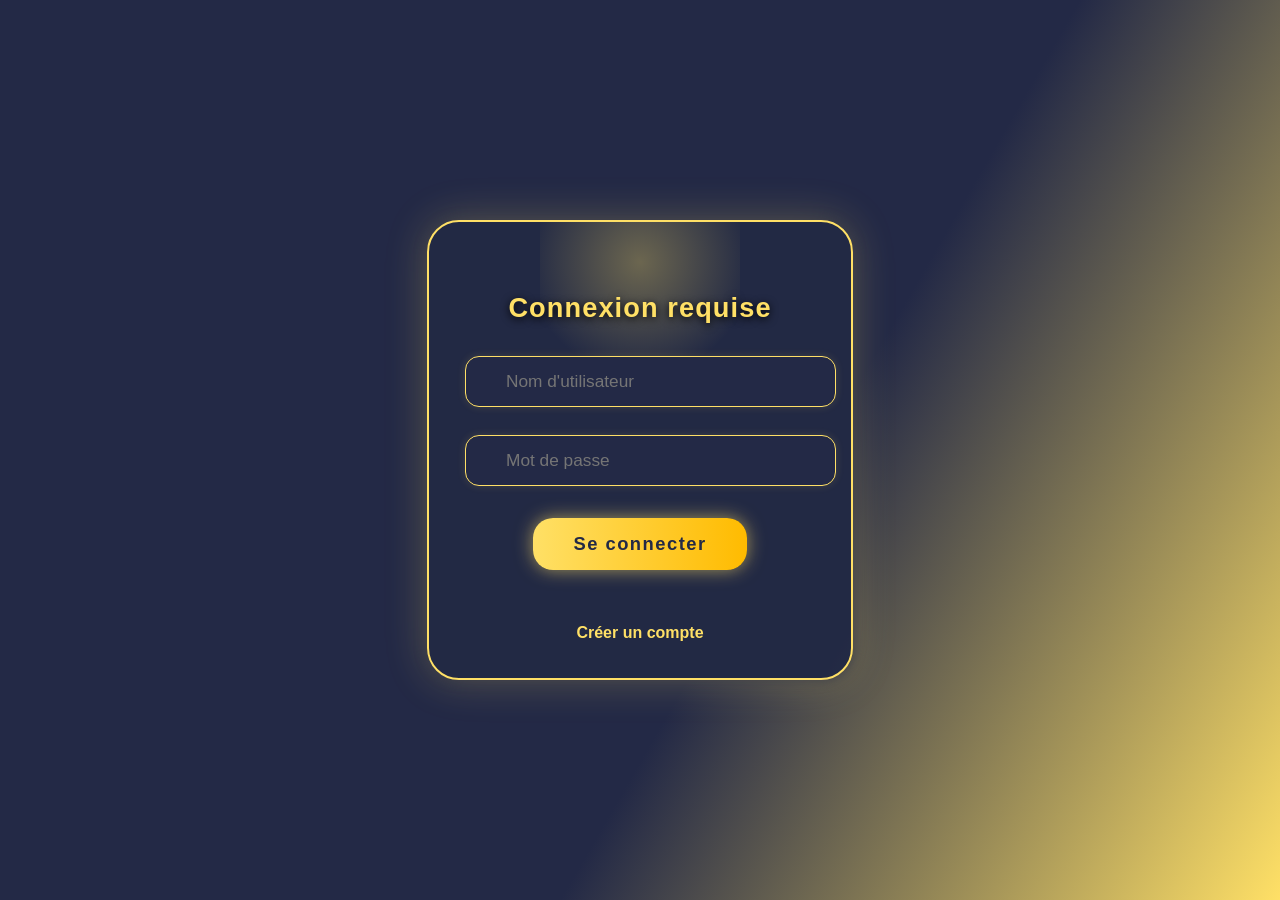
<file: index.html>
<!DOCTYPE html>
<html lang="fr">
<head>
    <meta charset="UTF-8">
    <meta name="viewport" content="width=device-width, initial-scale=1.0">
    <title>Connexion requise</title>
    <link rel="stylesheet" href="index.css">
</head>
<body class="hide">
<div class="login-box" id="loginBox">
    <h2>Connexion requise</h2>
    <input type="text" id="loginUser" placeholder="Nom d'utilisateur" autocomplete="username">
    <div class="password-container">
        <input type="password" id="loginPass" placeholder="Mot de passe" autocomplete="current-password">
        <span class="toggle-password" onclick="toggleLoginPasswordVisibility()">&#x1F441;</span>
    </div>
    <button id="loginBtn">Se connecter</button>
    <div class="login-error" id="loginError"></div>
    <a href="#" id="showRegister">Créer un compte</a>
</div>

<div class="register-box" id="registerBox" style="display:none;">
    <h2>Créer un compte</h2>
    <input type="text" id="registerUser" placeholder="Nom d'utilisateur" autocomplete="new-username">
    <div class="password-container">
        <input type="password" id="registerPass" placeholder="Mot de passe" autocomplete="new-password">
        <span class="toggle-password" onclick="toggleRegisterPasswordVisibility()">&#x1F441;</span>
    </div>
    <div class="password-container">
        <input type="password" id="registerPassConfirm" placeholder="Confirmer le mot de passe" autocomplete="new-password">
        <span class="toggle-password" onclick="toggleRegisterConfirmPasswordVisibility()">&#x1F441;</span>
    </div>
    <div class="password-rules">
        Le mot de passe doit contenir <b>au moins 8 caractères</b>, <b>une majuscule</b>, <b>une minuscule</b> et <b>un chiffre</b>.
    </div>
    <button id="registerBtn">S'inscrire</button>
    <div class="register-error" id="registerError"></div>
    <div class="register-success" id="registerSuccess"></div>
    <a href="#" id="showLogin">Se connecter</a>
</div>
<script>
    const USER = "LEGOAT";
    const PASS = "TOTOLEGOAT";

    function toggleLoginPasswordVisibility() {
        var passwordInput = document.getElementById("loginPass");
        passwordInput.type = passwordInput.type === "password" ? "text" : "password";
    }
    function toggleRegisterPasswordVisibility() {
        var passwordInput = document.getElementById("registerPass");
        passwordInput.type = passwordInput.type === "password" ? "text" : "password";
    }
    function toggleRegisterConfirmPasswordVisibility() {
        var passwordInput = document.getElementById("registerPassConfirm");
        passwordInput.type = passwordInput.type === "password" ? "text" : "password";
    }

    window.onload = function() {
        // Si déjà connecté, va direct à l'accueil
        if(sessionStorage.getItem('isConnected') === 'yes') {
            window.location.href = "Page1.html";
            return;
        }
        document.body.classList.remove('hide');

        // Connexion
        document.getElementById('loginBtn').onclick = function() {
            const user = document.getElementById('loginUser').value.trim();
            const pass = document.getElementById('loginPass').value;
            const error = document.getElementById('loginError');
            error.textContent = "";

            if (
                (user === USER && pass === PASS) ||
                (user === localStorage.getItem('user') && pass === localStorage.getItem('pass'))
            ) {
                sessionStorage.setItem('isConnected', 'yes');
                window.location.href = "Page1.html";
            } else {
                error.textContent = "Identifiant ou mot de passe incorrect !";
            }
        };

        document.getElementById('loginPass').addEventListener('keydown', function(e){
            if(e.key === "Enter") document.getElementById('loginBtn').click();
        });
        document.getElementById('loginUser').addEventListener('keydown', function(e){
            if(e.key === "Enter") document.getElementById('loginBtn').click();
        });

        // Affichage inscription
        document.getElementById('showRegister').addEventListener('click', function(e) {
            e.preventDefault();
            document.getElementById('loginBox').style.display = 'none';
            document.getElementById('registerBox').style.display = '';
            document.getElementById('registerError').textContent = "";
            document.getElementById('registerSuccess').textContent = "";
        });

        document.getElementById('showLogin').addEventListener('click', function(e) {
            e.preventDefault();
            document.getElementById('loginBox').style.display = '';
            document.getElementById('registerBox').style.display = 'none';
            document.getElementById('registerError').textContent = "";
            document.getElementById('registerSuccess').textContent = "";
        });

        // Inscription (stockage local)
        document.getElementById('registerBtn').onclick = function() {
            const user = document.getElementById('registerUser').value.trim();
            const pass = document.getElementById('registerPass').value;
            const passConfirm = document.getElementById('registerPassConfirm').value;
            const error = document.getElementById('registerError');
            const success = document.getElementById('registerSuccess');
            error.textContent = "";
            success.textContent = "";

            // Règles : au moins 8 caractères, 1 majuscule, 1 minuscule, 1 chiffre
            const regex = /^(?=.*[a-z])(?=.*[A-Z])(?=.*\d).{8,}$/;

            if (pass !== passConfirm) {
                error.textContent = "Les mots de passe ne correspondent pas !";
                return;
            }

            if (user === "" || pass === "") {
                error.textContent = "Veuillez remplir tous les champs !";
                return;
            }

            if (!regex.test(pass)) {
                error.textContent = "Le mot de passe doit contenir au moins 8 caractères, une majuscule, une minuscule et un chiffre.";
                return;
            }

            localStorage.setItem('user', user);
            localStorage.setItem('pass', pass);

            success.textContent = "Compte créé avec succès ! Vous pouvez vous connecter.";

            setTimeout(() => {
                document.getElementById('loginBox').style.display = '';
                document.getElementById('registerBox').style.display = 'none';
            }, 1200);
        };
    };
</script>
</body>
</html>
</file>
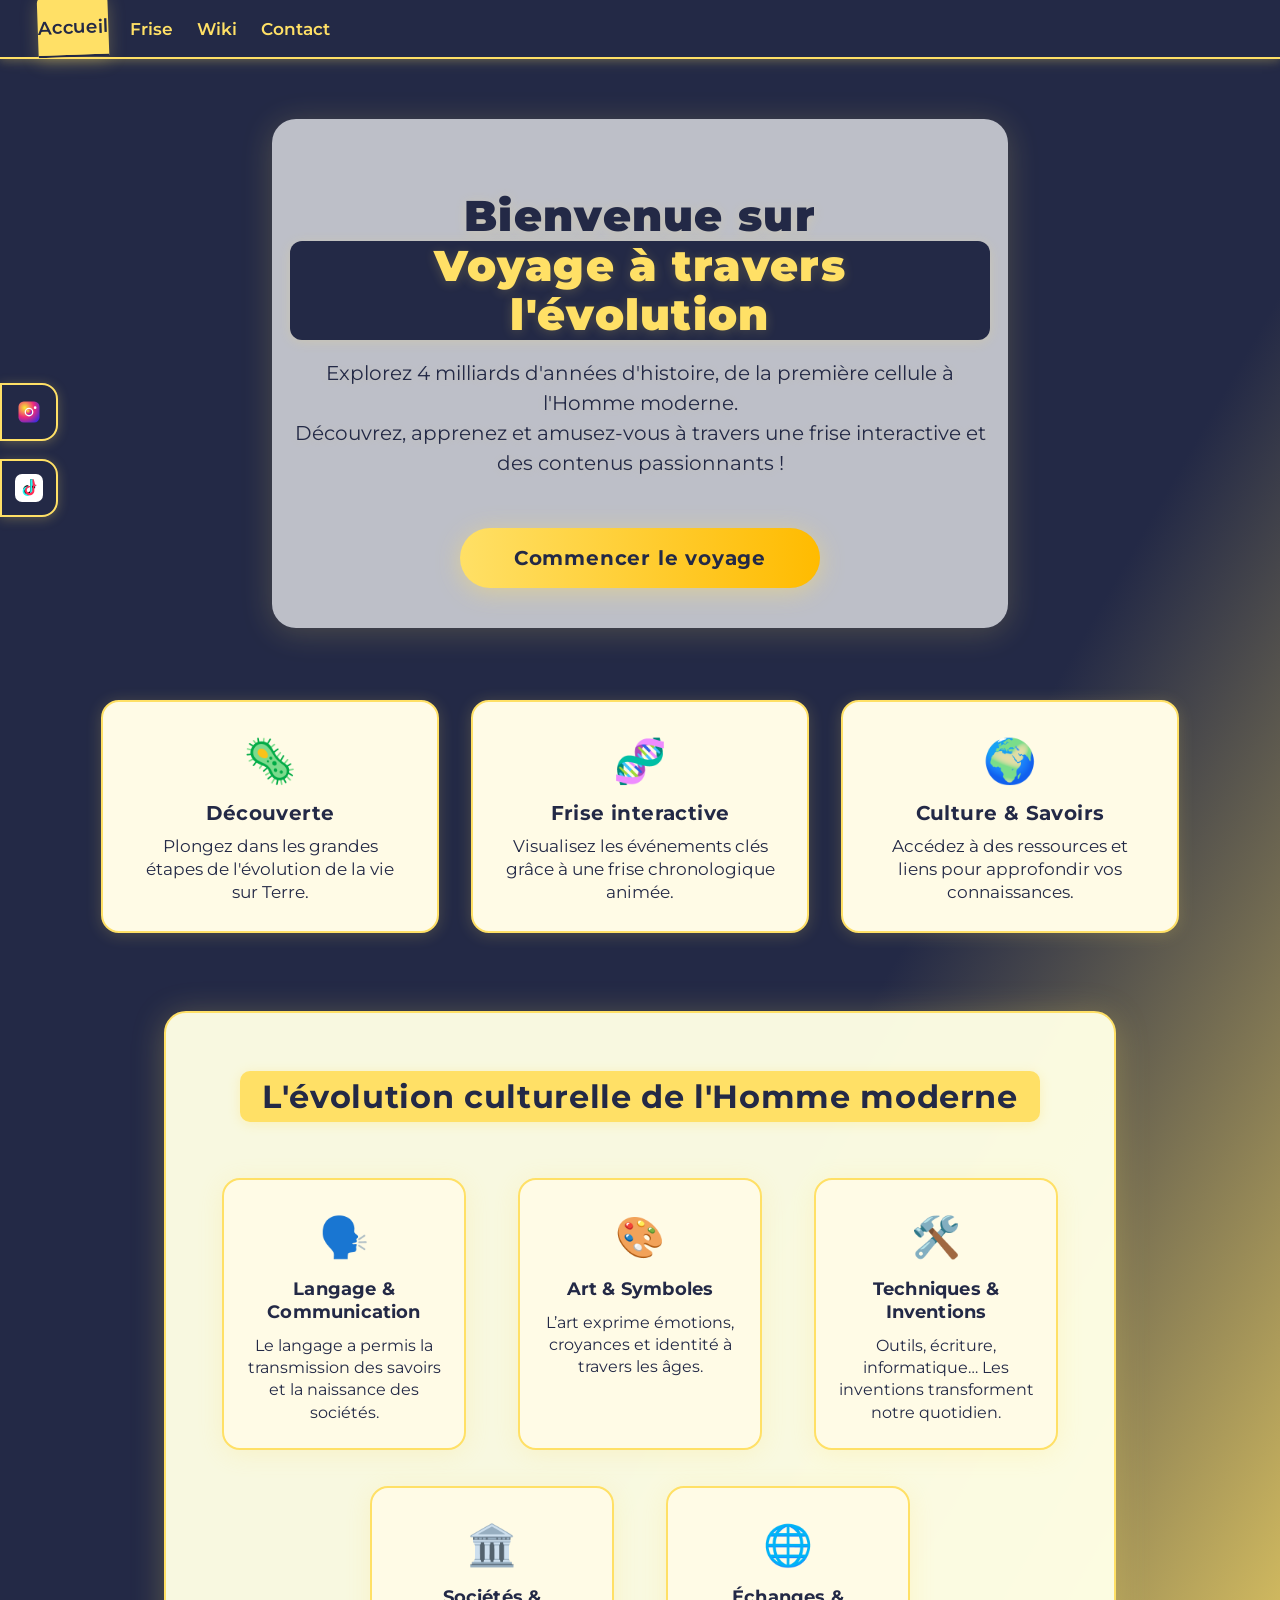
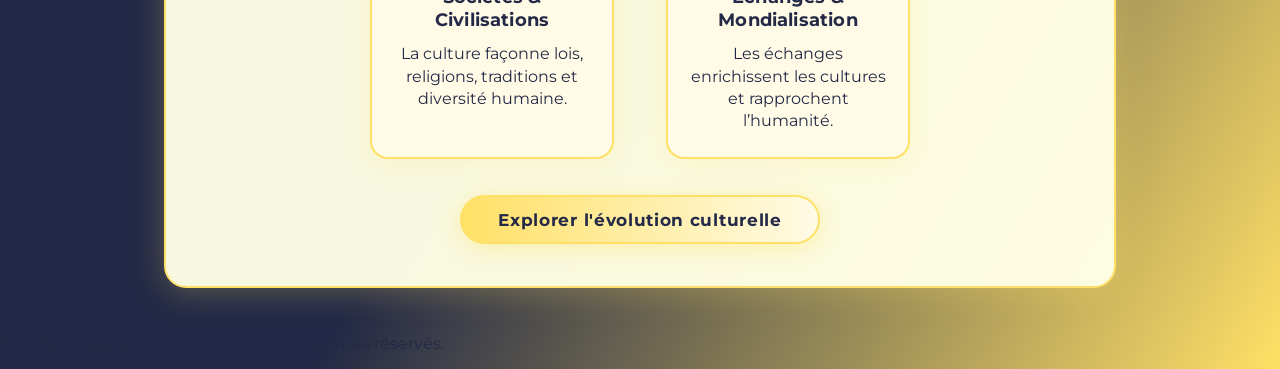
<file: acceuil.html>
<!DOCTYPE html>
<html lang="fr">
<head>
    <meta charset="UTF-8">
    <meta name="viewport" content="width=device-width, initial-scale=1.0">
    <title>Accueil - Voyage à travers l'évolution</title>
    <link rel="stylesheet" href="acceuil.css">
    <link href="https://fonts.googleapis.com/css?family=Montserrat:400,700,900&display=swap" rel="stylesheet">
</head>
<body>
    <header class="header">
        <nav class="main-navbar">
            <a href="acceuil.html" class="main-navbar-link active">Accueil</a>
            <a href="Page2.html" class="main-navbar-link">Frise</a>
            <a href="https://fr.wikipedia.org/wiki/%C3%89volution" class="main-navbar-link" target="_blank">Wiki</a>
            <a href="#" class="main-navbar-link" id="miniContact">Contact</a>
        </nav>
    </header>
    <main class="main-content">
        <section class="hero">
            <h1>
                Bienvenue sur <span class="highlight">Voyage à travers l'évolution</span>
            </h1>
            <p class="subtitle">
                Explorez 4 milliards d'années d'histoire, de la première cellule à l'Homme moderne.<br>
                Découvrez, apprenez et amusez-vous à travers une frise interactive et des contenus passionnants !
            </p>
            <a href="Page2.html" class="cta-btn" id="mainCtaBtn">Commencer le voyage</a>
        </section>
        <section class="features">
            <div class="feature-card">
                <div class="feature-icon">🦠</div>
                <h3>Découverte</h3>
                <p>Plongez dans les grandes étapes de l'évolution de la vie sur Terre.</p>
            </div>
            <div class="feature-card">
                <div class="feature-icon">🧬</div>
                <h3>Frise interactive</h3>
                <p>Visualisez les événements clés grâce à une frise chronologique animée.</p>
            </div>
            <div class="feature-card">
                <div class="feature-icon">🌍</div>
                <h3>Culture & Savoirs</h3>
                <p>Accédez à des ressources et liens pour approfondir vos connaissances.</p>
            </div>
        </section>
        <section class="culturelle-section">
            <h2>
                <span class="culturelle-title">L'évolution culturelle de l'Homme moderne</span>
            </h2>
            <div class="culturelle-cards">
                <div class="culturelle-card">
                    <div class="culturelle-icon">🗣️</div>
                    <h3>Langage & Communication</h3>
                    <p>Le langage a permis la transmission des savoirs et la naissance des sociétés.</p>
                </div>
                <div class="culturelle-card">
                    <div class="culturelle-icon">🎨</div>
                    <h3>Art & Symboles</h3>
                    <p>L’art exprime émotions, croyances et identité à travers les âges.</p>
                </div>
                <div class="culturelle-card">
                    <div class="culturelle-icon">🛠️</div>
                    <h3>Techniques & Inventions</h3>
                    <p>Outils, écriture, informatique… Les inventions transforment notre quotidien.</p>
                </div>
                <div class="culturelle-card">
                    <div class="culturelle-icon">🏛️</div>
                    <h3>Sociétés & Civilisations</h3>
                    <p>La culture façonne lois, religions, traditions et diversité humaine.</p>
                </div>
                <div class="culturelle-card">
                    <div class="culturelle-icon">🌐</div>
                    <h3>Échanges & Mondialisation</h3>
                    <p>Les échanges enrichissent les cultures et rapprochent l’humanité.</p>
                </div>
            </div>
            <a href="page4.html" class="cta-btn secondaire">
                Explorer l'évolution culturelle
            </a>
        </section>
    </main>
    <footer class="footer">
        <p>&copy; 2025 Voyage à travers l'évolution. Tous droits réservés.</p>
    </footer>
    <!-- Popup Contact -->
    <div id="contactPopup" class="popup-contact" style="display:none;">
        <h2>Contact</h2>
        <p>Pour toute question, écris à :<br>
            <a href="mailto:theo.gaudino@lpo-eme.fr">theo.gaudino@lpo-eme.fr</a>
        </p>
        <button id="closeContactBtn">Fermer</button>
    </div>
    <script>
        // Popup contact
        document.getElementById('miniContact').onclick = function(e) {
            e.preventDefault();
            document.getElementById('contactPopup').style.display = 'block';
        };
        document.getElementById('closeContactBtn').onclick = function() {
            document.getElementById('contactPopup').style.display = 'none';
        };
        // Animation joyeuse sur le bouton principal
        document.getElementById('mainCtaBtn').addEventListener('mouseenter', function() {
            this.style.transform = 'scale(1.12) rotate(-2deg)';
            this.style.boxShadow = '0 0 32px #ffe066cc, 0 0 12px #232946, 0 0 60px #ffbb0077';
        });
        document.getElementById('mainCtaBtn').addEventListener('mouseleave', function() {
            this.style.transform = '';
            this.style.boxShadow = '';
        });
    </script>
<!-- À placer juste après <body> dans acceuil.html -->
<!-- À placer juste après <body> dans acceuil.html -->
<div class="social-sidebar">
    <a class="social-btn" href="https://www.instagram.com/TON_COMPTE_INSTAGRAM" target="_blank" title="Instagram" aria-label="Instagram">
        <!-- Logo Instagram SVG officiel, couleurs natives -->
        <svg width="28" height="28" viewBox="0 0 448 512" aria-hidden="true">
            <defs>
                <radialGradient id="ig-gradient" cx="0.3" cy="0.3" r="1">
                    <stop offset="0%" stop-color="#f9ed32"/>
                    <stop offset="45%" stop-color="#ee2a7b"/>
                    <stop offset="100%" stop-color="#002aff"/>
                </radialGradient>
            </defs>
            <rect x="32" y="64" width="384" height="384" rx="96" fill="url(#ig-gradient)"/>
            <circle cx="224" cy="256" r="80" fill="#fff"/>
            <circle cx="224" cy="256" r="56" fill="url(#ig-gradient)"/>
            <circle cx="336" cy="176" r="24" fill="#fff"/>
        </svg>
    </a>
    <a class="social-btn" href="https://www.tiktok.com/@gdn009" target="_blank" title="TikTok" aria-label="TikTok">
        <!-- Logo TikTok SVG officiel, couleurs natives -->
        <svg width="28" height="28" viewBox="0 0 48 48" aria-hidden="true">
            <rect width="48" height="48" rx="12" fill="#fff"/>
            <path d="M34.5 18.5c-2.5 0-4.5-2-4.5-4.5V9h-4v18.5c0 2.2-1.8 4-4 4s-4-1.8-4-4 1.8-4 4-4c.3 0 .7 0 1 .1v-4.1c-.3 0-.7-.1-1-.1-4.4 0-8 3.6-8 8s3.6 8 8 8 8-3.6 8-8V23c1.2 1 2.7 1.5 4.5 1.5v-6z" fill="#010101"/>
            <path d="M30.5 9v5c0 2.5 2 4.5 4.5 4.5v3c-2.2 0-4.2-0.7-5.8-2v10c0 4.4-3.6 8-8 8s-8-3.6-8-8 3.6-8 8-8c.3 0 .7 0 1 .1v3.1c-.3 0-.7-.1-1-.1-2.8 0-5 2.2-5 5s2.2 5 5 5 5-2.2 5-5V9h3z" fill="#25F4EE"/>
            <path d="M34.5 18.5c-2.5 0-4.5-2-4.5-4.5V9h2v5c0 2.5 2 4.5 4.5 4.5v2c-1.2 0-2.3-0.3-3.3-0.9v8.9c0 4.4-3.6 8-8 8s-8-3.6-8-8 3.6-8 8-8c.3 0 .7 0 1 .1v2.1c-.3 0-.7-.1-1-.1-2.8 0-5 2.2-5 5s2.2 5 5 5 5-2.2 5-5V9h2z" fill="#FE2C55"/>
        </svg>
    </a>
</div> 
</body>
</html>
</file>
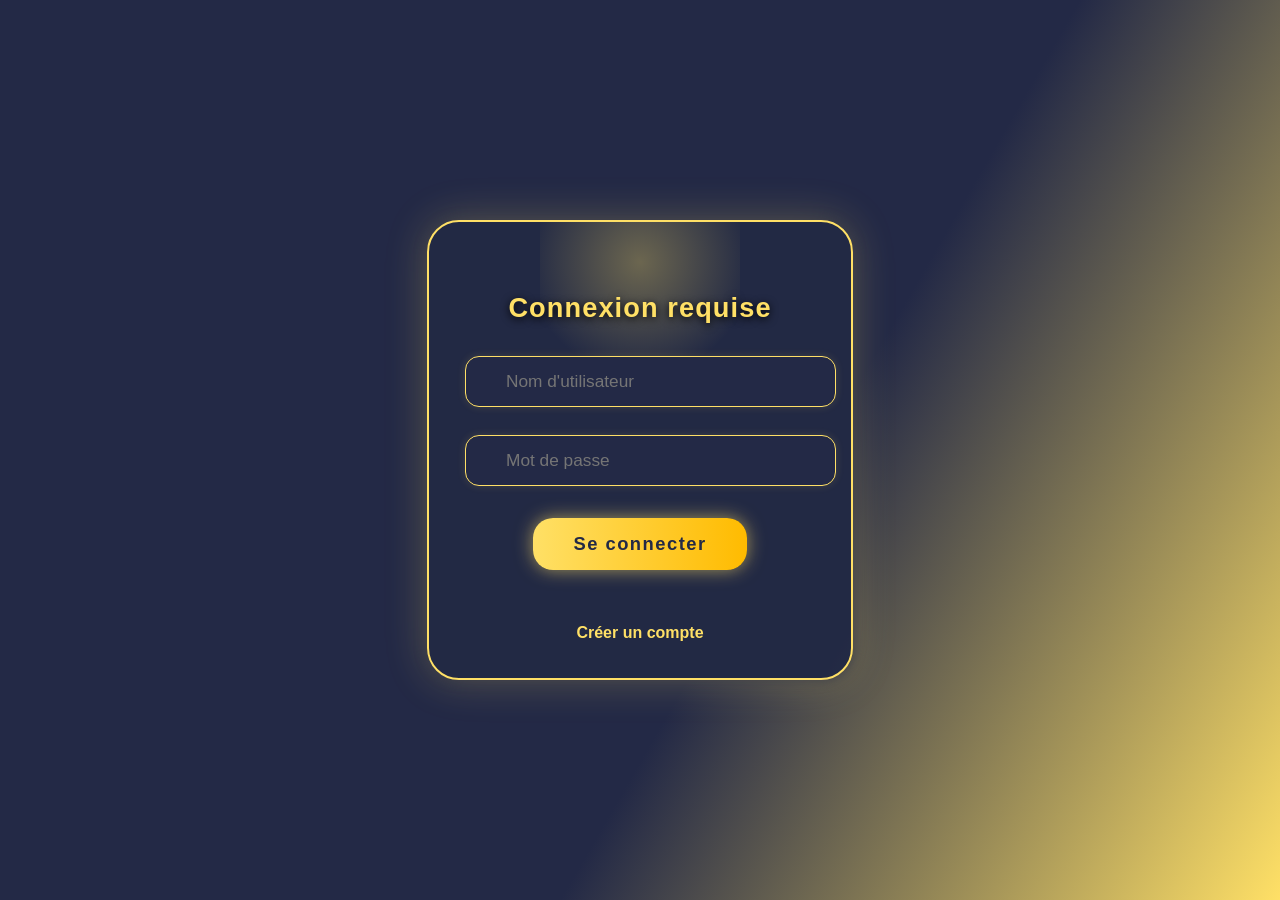
<file: Page1.html>
<!DOCTYPE html>
<html lang="fr">
<head>
  <meta charset="UTF-8">
  <meta name="viewport" content="width=device-width, initial-scale=1.0">
  <title>Voyage à travers l'évolution</title>
  <link href="https://fonts.googleapis.com/css?family=Montserrat:400,600,800&display=swap" rel="stylesheet">
  <link rel="stylesheet" href="Page1.css">
  <style>
    /* ...tu peux garder tes styles personnalisés ici... */
  </style>
</head>
<body style="display:none">
  <script>
    // Sécurité : vérifie la connexion
    if(sessionStorage.getItem('isConnected') !== 'yes') {
      window.location.href = "index.html";
    } else {
      document.body.style.display = "";
    }
  </script>
  <div class="decor" id="decor"></div>
  <div class="container-voyage">
    <img src="img/Cellule.PNG" alt="ADN" class="cellule-img" id="celluleImg">
    <h1>Voyage à travers l'évolution</h1>
    <div class="desc">
      Bienvenue !<br>
      Explore l’histoire fascinante de la vie, de la première cellule jusqu’à l’homme moderne.<br>
      <span style="color:#ffe066;font-weight:bold;">Découvre, apprends et amuse-toi !</span>
    </div>
    
    <button class="btn-voyage" id="startBtn">Commencer le voyage</button>
    <button class="btn-secondary" id="logoutBtn">Déconnexion</button>
  </div>
  <script>
    window.onload = function() {
      // Déconnexion
      document.getElementById('logoutBtn').onclick = function() {
        sessionStorage.removeItem('isConnected');
        window.location.href = "index.html";
      };

      // Décor animé : bulles lumineuses avec apparition progressive
      const decor = document.getElementById('decor');
      for(let i=0; i<18; i++) {
        const b = document.createElement('div');
        b.className = 'bubble';
        b.style.width = b.style.height = (40 + Math.random()*90) + 'px';
        b.style.left = (Math.random()*100) + 'vw';
        b.style.bottom = (-30 - Math.random()*60) + 'px';
        b.style.animationDuration = (8 + Math.random()*8) + 's';
        b.style.opacity = 0;
        decor.appendChild(b);
        setTimeout(() => { b.style.opacity = 0.7; }, 100 + i*80);
      }

      // Animation sur clic du bouton
      document.getElementById('startBtn').onclick = function(e) {
        e.preventDefault();
        // Crée l'image animée ADN au centre
        const animImg = document.createElement('img');
        animImg.src = "img/ADN.PNG";
        animImg.alt = "ADN";
        animImg.style.position = "fixed";
        animImg.style.left = "50%";
        animImg.style.top = "50%";
        animImg.style.transform = "translate(-50%, -50%)";
        animImg.style.width = "220px";
        animImg.style.height = "220px";
        animImg.style.borderRadius = "50%";
        animImg.style.zIndex = "10000";
        animImg.style.boxShadow = "0 0 64px #ffe066cc, 0 0 24px #ffbb00cc";
        animImg.style.background = "#222";
        animImg.style.pointerEvents = "none";
        animImg.style.animation = "zoomRotateIn 1.2s cubic-bezier(.7,1.6,.5,1) forwards";
        document.body.appendChild(animImg);

        document.getElementById('startBtn').disabled = true;
        document.getElementById('logoutBtn').disabled = true;

        setTimeout(() => {
          window.location.href = "Page2.html";
        }, 1200);
      };
    };
  </script>
</body>
</html>
</file>
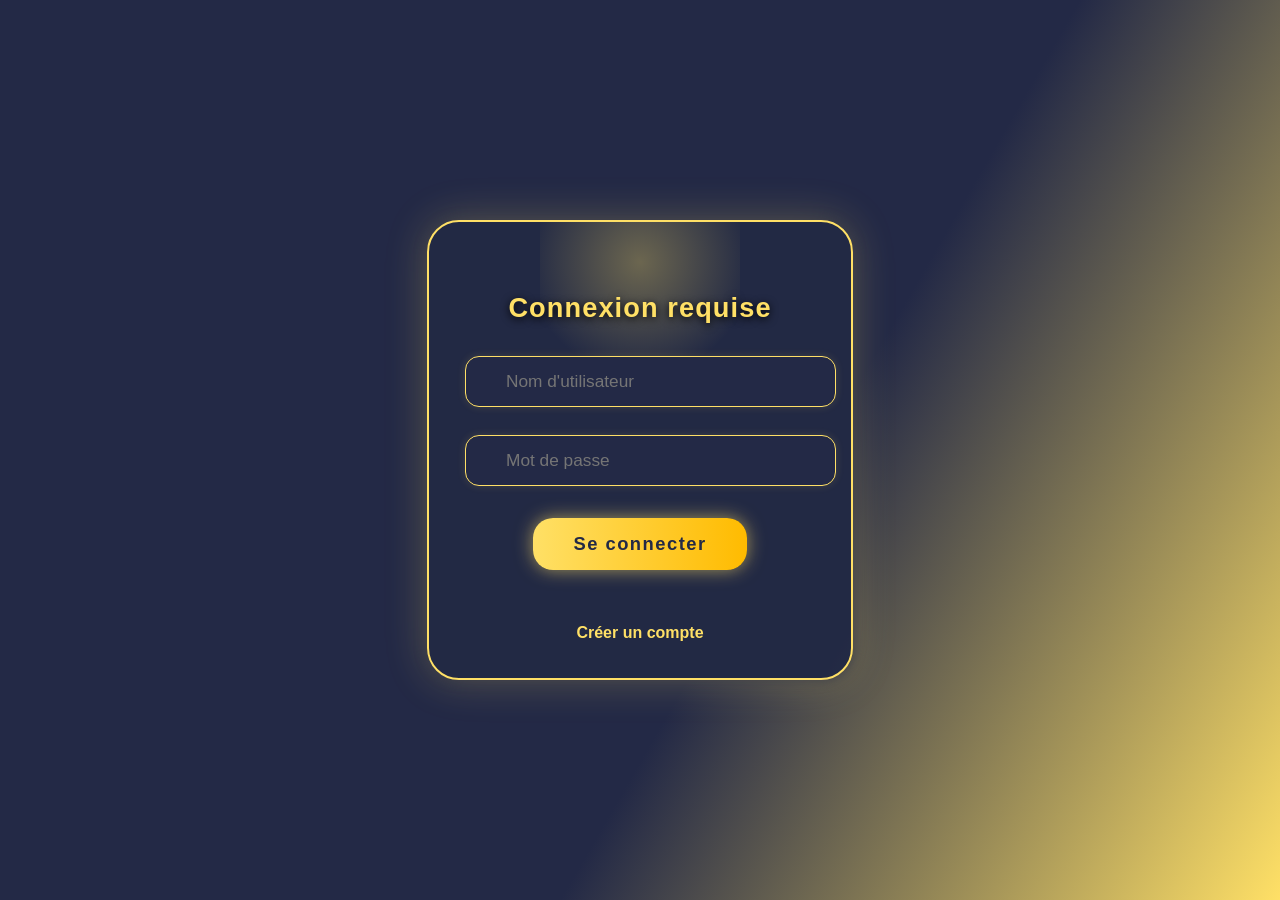
<file: Page2.html>
<!DOCTYPE html>
<html lang="fr">
<head>
  <meta charset="UTF-8">
  <meta name="viewport" content="width=device-width, initial-scale=1.0">
  <title>Voyage à travers l'évolution</title>
  <link rel="stylesheet" href="Page2.css">
  <link href="https://fonts.googleapis.com/css?family=Inter:400,600,800&display=swap" rel="stylesheet">
  <style>
    .main-navbar {
      display: flex;
      gap: 24px;
      align-items: center;
      background: #232946;
      padding: 0 40px;
      border-bottom: 2px solid #ffe066;
      box-shadow: 0 2px 8px #ffe06622;
      position: relative;
      z-index: 10;
      font-family: 'Montserrat', Arial, sans-serif;
    }
    .main-navbar-link {
      color: #ffe066;
      text-decoration: none;
      font-weight: 600;
      font-size: 1.08em;
      padding: 18px 0 16px 0;
      transition: color 0.2s, border-bottom 0.2s, background 0.2s, transform 0.2s;
      border-bottom: 2px solid transparent;
      position: relative;
      border-radius: 6px 6px 0 0;
    }
    .main-navbar-link:hover,
    .main-navbar-link.active {
      color: #232946;
      background: #ffe066;
      border-bottom: 2px solid #232946;
      transform: translateY(-2px) scale(1.07) rotate(-2deg);
      box-shadow: 0 4px 16px #ffe06644;
    }
    @media (max-width: 600px) {
      .main-navbar {
        flex-direction: column;
        gap: 0;
        padding: 0 10px;
      }
      .main-navbar-link {
        padding: 10px 0 8px 0;
        font-size: 1em;
        width: 100%;
        text-align: center;
      }
    }
    /* Popup contact style */
    #contactPopup {
      display: none;
      position: fixed;
      left: 50%;
      top: 50%;
      transform: translate(-50%, -50%);
      background: #fffbe6;
      border: 2px solid #ffe066;
      border-radius: 12px;
      z-index: 2000;
      padding: 24px;
      box-shadow: 0 4px 24px #ffe06655;
      min-width: 260px;
      text-align: center;
    }
    #contactPopup h2 {
      margin-top: 0;
      color: #232946;
    }
    #contactPopup a {
      color: #1a4ca4;
      text-decoration: underline;
    }
    #closeContactBtn {
      background: #ffe066;
      color: #232946;
      border: none;
      border-radius: 8px;
      padding: 8px 18px;
      font-weight: bold;
      cursor: pointer;
      margin-top: 12px;
      transition: background 0.2s;
    }
    #closeContactBtn:hover {
      background: #ffbb00;
    }
  </style>
</head>
<body>
  <div class="bg-animated"></div>
  <!-- Onglets en haut -->
  <nav class="main-navbar">
    <a href="acceuil.html" class="main-navbar-link">Accueil</a>
    <a href="Page2.html" class="main-navbar-link active">Frise</a>
    <a href="https://fr.wikipedia.org/wiki/%C3%89volution" class="main-navbar-link" target="_blank">Wiki</a>
    <a href="#" class="main-navbar-link" id="miniContact">Contact</a>
  </nav>
  <header class="header">
    <h1>De la cellule à l'homme</h1>
    <button id="logoutBtn" class="logout-btn">Déconnexion</button>
  </header>
  <main>
    <section class="intro">
      <p>
        Plongez dans 4&nbsp;milliards d'années d'évolution, de la première cellule à Homo sapiens.
        <span class="intro-cta">Cliquez sur une étape pour voir le détail !</span>
      </p>
    </section>
    <section class="timeline-container-vertical">
      <div class="timeline-vertical" id="timeline"></div>
    </section>
    <div class="event-details-popup" id="eventDetailsPopup">
      <div class="popup-header">
        <h2 class="popup-title" id="popupTitle"></h2>
        <span class="popup-date" id="popupDate"></span>
      </div>
      <div class="popup-body">
        <p class="popup-details" id="popupDetails"></p>
      </div>
      <button class="close-popup" id="closePopupBtn" title="Fermer">✕</button>
    </div>
    <!-- Popup Contact -->
    <div id="contactPopup">
      <h2>Contact</h2>
      <p>Pour toute question, écris à :<br>
        <a href="mailto:theo.gaudino@lpo-eme.fr">theo.gaudino@lpo-eme.fr</a>
      </p>
      <button id="closeContactBtn">Fermer</button>
    </div>
  </main>
  <footer class="footer">
    <p>&copy; 2025 Voyage à travers l'évolution. Tous droits réservés.</p>
  </footer>
  <script>
    // Sécurité : vérifie la connexion
    if(sessionStorage.getItem('isConnected') !== 'yes') {
      window.location.href = "index.html";
    }
    window.onload = function() {
      // Déconnexion
      document.getElementById('logoutBtn').onclick = function() {
        sessionStorage.removeItem('isConnected');
        window.location.href = "index.html";
      };
      // Onglet contact
      document.getElementById('miniContact').onclick = function(e) {
        e.preventDefault();
        document.getElementById('contactPopup').style.display = 'block';
      };
      document.getElementById('closeContactBtn').onclick = function() {
        document.getElementById('contactPopup').style.display = 'none';
      };
    };
  </script>
  <script src="Page2.js"></script>
</body>
</html>
</file>
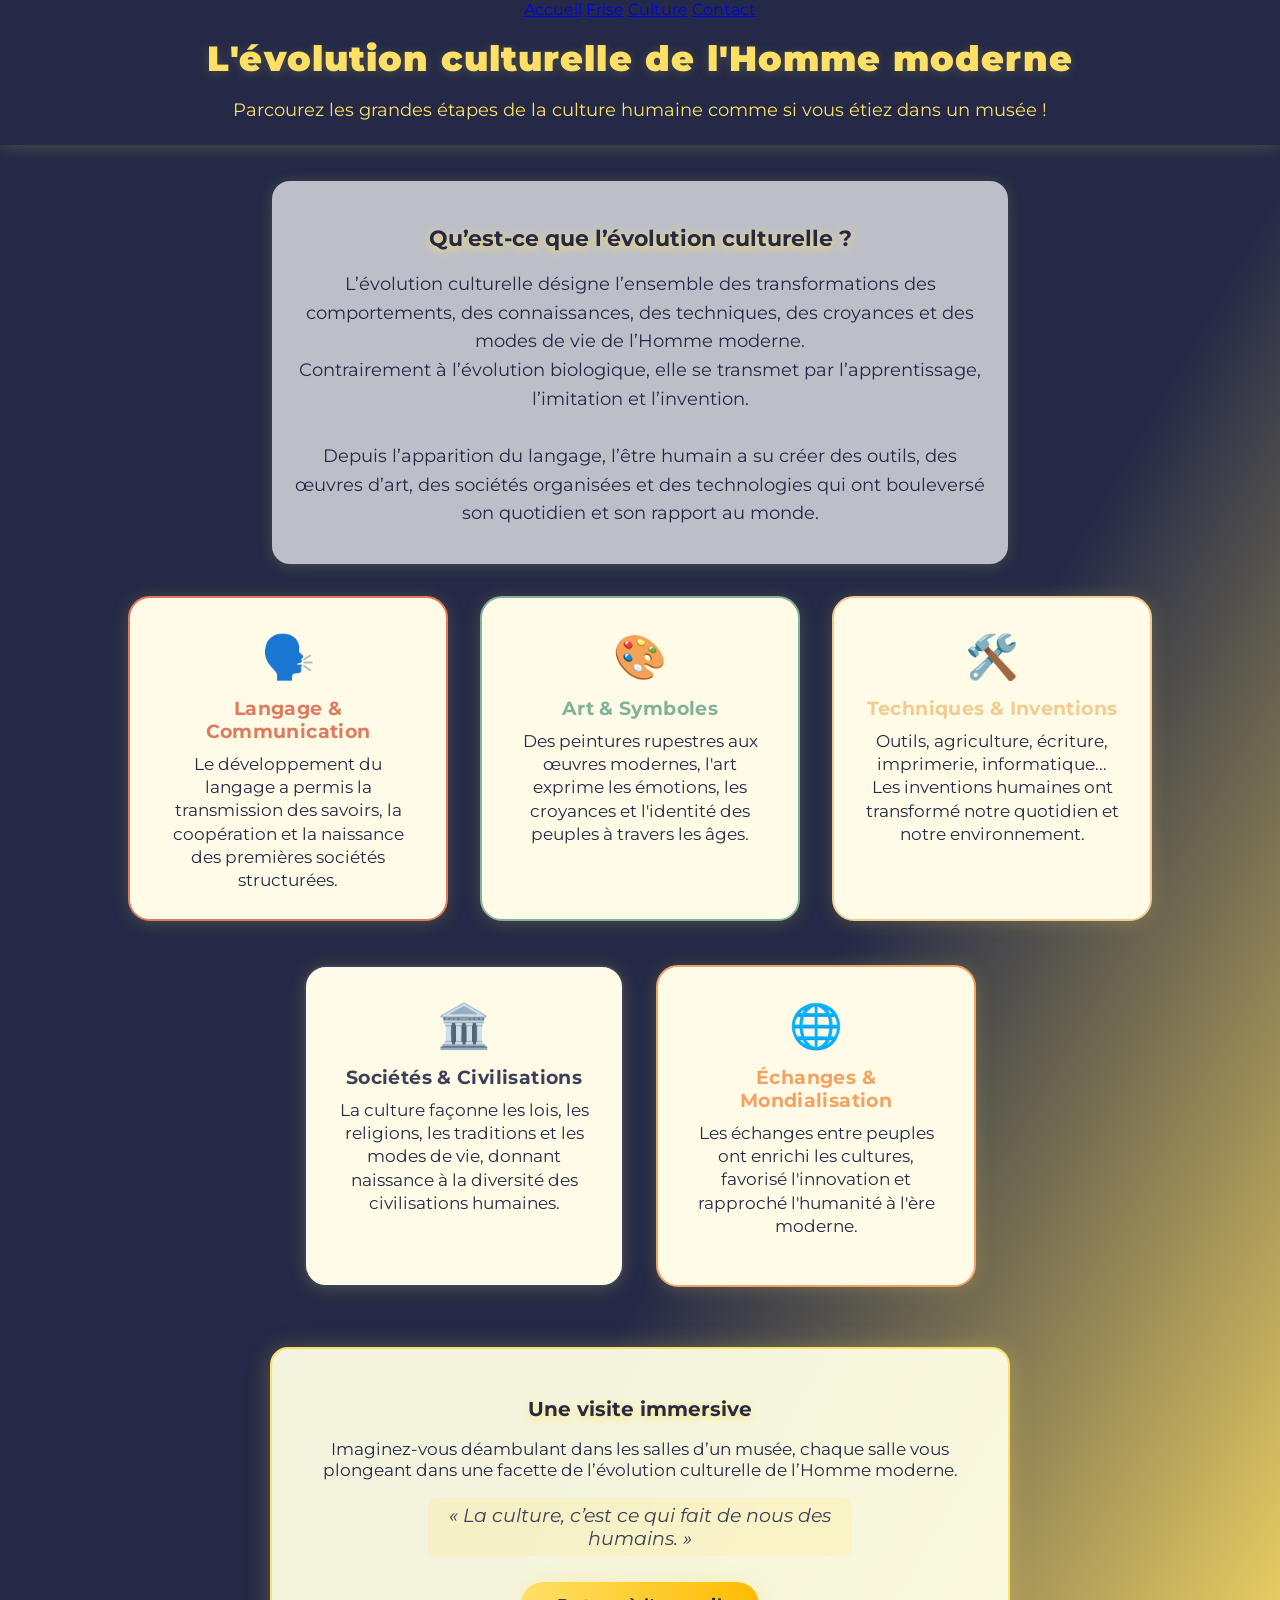
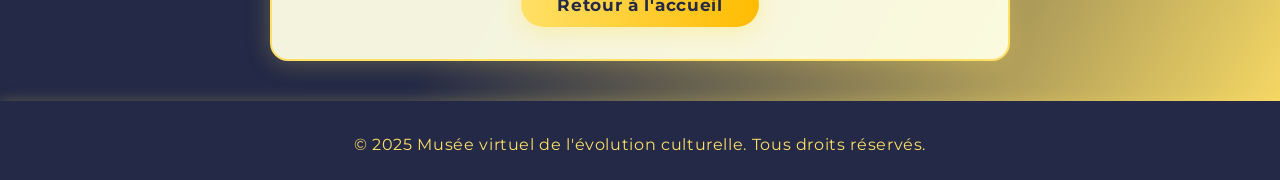
<file: page4.html>
<!DOCTYPE html>
<html lang="fr">
<head>
    <meta charset="UTF-8">
    <meta name="viewport" content="width=device-width, initial-scale=1.0">
    <title>L'évolution culturelle de l'Homme moderne</title>
    <link rel="stylesheet" href="page4.css">
    <link href="https://fonts.googleapis.com/css?family=Montserrat:400,700,900&display=swap" rel="stylesheet">
</head>
<body>
    <header class="museum-header">
        <nav class="main-navbar">
            <a href="acceuil.html" class="main-navbar-link">Accueil</a>
            <a href="Page2.html" class="main-navbar-link">Frise</a>
            <a href="page4.html" class="main-navbar-link active">Culture</a>
            <a href="#" class="main-navbar-link" id="miniContact">Contact</a>
        </nav>
        <h1 class="museum-title">L'évolution culturelle de l'Homme moderne</h1>
        <p class="museum-subtitle">Parcourez les grandes étapes de la culture humaine comme si vous étiez dans un musée !</p>
    </header>
    <main class="museum-main">
        <section class="museum-intro">
            <h2>Qu’est-ce que l’évolution culturelle ?</h2>
            <p>
                L’évolution culturelle désigne l’ensemble des transformations des comportements, des connaissances, des techniques, des croyances et des modes de vie de l’Homme moderne.<br>
                Contrairement à l’évolution biologique, elle se transmet par l’apprentissage, l’imitation et l’invention.<br><br>
                Depuis l’apparition du langage, l’être humain a su créer des outils, des œuvres d’art, des sociétés organisées et des technologies qui ont bouleversé son quotidien et son rapport au monde.
            </p>
        </section>
        <section class="museum-gallery">
            <div class="museum-room" style="--accent:#e07a5f;">
                <div class="museum-artifact" data-popup="langage">
                    <div class="museum-artifact-icon">🗣️</div>
                    <h2>Langage & Communication</h2>
                    <p>Le développement du langage a permis la transmission des savoirs, la coopération et la naissance des premières sociétés structurées.</p>
                </div>
            </div>
            <div class="museum-room" style="--accent:#81b29a;">
                <div class="museum-artifact" data-popup="art">
                    <div class="museum-artifact-icon">🎨</div>
                    <h2>Art & Symboles</h2>
                    <p>Des peintures rupestres aux œuvres modernes, l'art exprime les émotions, les croyances et l'identité des peuples à travers les âges.</p>
                </div>
            </div>
            <div class="museum-room" style="--accent:#f2cc8f;">
                <div class="museum-artifact" data-popup="techniques">
                    <div class="museum-artifact-icon">🛠️</div>
                    <h2>Techniques & Inventions</h2>
                    <p>Outils, agriculture, écriture, imprimerie, informatique... Les inventions humaines ont transformé notre quotidien et notre environnement.</p>
                </div>
            </div>
            <div class="museum-room" style="--accent:#3d405b;">
                <div class="museum-artifact" data-popup="societes">
                    <div class="museum-artifact-icon">🏛️</div>
                    <h2>Sociétés & Civilisations</h2>
                    <p>La culture façonne les lois, les religions, les traditions et les modes de vie, donnant naissance à la diversité des civilisations humaines.</p>
                </div>
            </div>
            <div class="museum-room" style="--accent:#f4a261;">
                <div class="museum-artifact" data-popup="echanges">
                    <div class="museum-artifact-icon">🌐</div>
                    <h2>Échanges & Mondialisation</h2>
                    <p>Les échanges entre peuples ont enrichi les cultures, favorisé l'innovation et rapproché l'humanité à l'ère moderne.</p>
                </div>
            </div>
        </section>
        <section class="museum-experience">
            <h2>Une visite immersive</h2>
            <p>
                Imaginez-vous déambulant dans les salles d’un musée, chaque salle vous plongeant dans une facette de l’évolution culturelle de l’Homme moderne.<br>
                <span class="museum-quote">«&nbsp;La culture, c’est ce qui fait de nous des humains.&nbsp;»</span>
            </p>
            <a href="acceuil.html" class="museum-btn">Retour à l'accueil</a>
        </section>
    </main>
    <!-- Popup musée -->
    <div class="museum-popup-bg" id="popupBg">
        <div class="museum-popup" id="popupContent">
            <button class="close-btn" id="closePopupBtn" type="button">✕</button>
            <div id="popupInner"></div>
        </div>
    </div>
    <!-- Popup contact -->
    <div id="contactPopup" class="popup-contact" style="display:none;">
        <h2>Contact</h2>
        <p>Pour toute question, écris à :<br>
            <a href="mailto:theo.gaudino@lpo-eme.fr">theo.gaudino@lpo-eme.fr</a>
        </p>
        <button id="closeContactBtn" type="button">Fermer</button>
    </div>
    <footer class="museum-footer">
        <p>&copy; 2025 Musée virtuel de l'évolution culturelle. Tous droits réservés.</p>
    </footer>
    <script src="page4.js"></script>
    <script>
        // Popup contact
        document.getElementById('miniContact').onclick = function(e) {
            e.preventDefault();
            document.getElementById('contactPopup').style.display = 'block';
        };
        document.getElementById('closeContactBtn').onclick = function() {
            document.getElementById('contactPopup').style.display = 'none';
        };
    </script>
</body>
</html>
</file>
<file: index.css>
body {
    background: linear-gradient(120deg, #232946 60%, #ffe066 100%);
    min-height: 100vh;
    margin: 0;
    font-family: 'Montserrat', Arial, sans-serif;
    display: flex;
    align-items: center;
    justify-content: center;
    color: #ffe066;
}

.login-box, .register-box {
    background: rgba(34, 41, 69, 0.98);
    border-radius: 32px;
    border: 2.5px solid #ffe066;
    box-shadow: 0 0 40px #ffe06644, 0 0 12px #232946;
    padding: 48px 36px 36px 36px;
    text-align: center;
    max-width: 350px;
    width: 100%;
    position: relative;
    overflow: hidden;
    animation: popIn 0.8s cubic-bezier(.4,2,.6,1);
}

@keyframes popIn {
    0% { opacity: 0; transform: translateY(60px) scale(0.95);}
    100% { opacity: 1; transform: translateY(0) scale(1);}
}

.login-box::before, .register-box::before {
    content: "";
    position: absolute;
    top: -60px; left: 50%;
    width: 200px; height: 200px;
    background: radial-gradient(circle, #ffe06655 0%, transparent 80%);
    transform: translateX(-50%);
    z-index: 0;
    pointer-events: none;
    animation: decoGlow 2.5s infinite alternate;
}

@keyframes decoGlow {
    0% { opacity: 0.7; filter: blur(0px);}
    100% { opacity: 1; filter: blur(2px);}
}

h2 {
    color: #ffe066;
    margin-bottom: 18px;
    font-size: 1.7em;
    text-shadow: 0 2px 8px #000;
    font-weight: 800;
    letter-spacing: 0.04em;
    position: relative;
    z-index: 1;
}

input {
    width: 90%;
    padding: 14px 14px 14px 40px;
    margin: 14px 0;
    border-radius: 14px;
    border: 1.5px solid #ffe066;
    font-size: 1.08em;
    outline: none;
    background: #232946;
    color: #ffe066;
    box-shadow: 0 0 8px #ffe06622;
    transition: border 0.2s, box-shadow 0.2s;
    font-family: inherit;
    position: relative;
    z-index: 1;
}

.password-container {
    position: relative;
}

.toggle-password {
    position: absolute;
    top: 50%;
    right: 12px;
    transform: translateY(-50%);
    cursor: pointer;
    color: #ffe066;
    font-size: 1.2em;
    user-select: none;
    transition: color 0.2s;
}
.toggle-password:hover {
    color: #ffbb00;
}

button {
    background: linear-gradient(90deg, #ffe066 0%, #ffbb00 100%);
    color: #232946;
    font-size: 1.15em;
    font-family: 'Montserrat', Arial, sans-serif;
    padding: 15px 40px;
    border: none;
    border-radius: 20px;
    box-shadow: 0 0 18px #ffe06699, 0 0 8px #232946;
    cursor: pointer;
    font-weight: bold;
    letter-spacing: 0.08em;
    margin-top: 18px;
    margin-bottom: 10px;
    transition: background 0.2s, transform 0.15s, box-shadow 0.2s;
    position: relative;
    z-index: 1;
}
button:hover {
    background: linear-gradient(90deg, #ffbb00 0%, #ffe066 100%);
    transform: scale(1.07);
    box-shadow: 0 0 32px #ffe066cc, 0 0 12px #232946, 0 0 60px #ffbb0077;
}

.login-error, .register-error {
    color: #ff0033;
    margin-top: 10px;
    font-weight: bold;
    min-height: 24px;
    text-shadow: 0 2px 8px #000;
    font-size: 1em;
}

.register-success {
    color: #1a7f1a;
    margin-bottom: 8px;
    font-weight: bold;
}

.password-rules {
    font-size: 0.97em;
    color: #ffe066cc;
    margin-bottom: 8px;
    margin-top: -6px;
    background: #232946;
    border-radius: 8px;
    padding: 6px 0;
}

#showRegister, #showLogin {
    color: #ffe066;
    text-decoration: none;
    font-weight: bold;
    transition: color 0.3s, transform 0.3s;
    display: inline-block;
    margin-top: 10px;
}
#showRegister:hover, #showLogin:hover {
    color: #ffbb00;
    transform: scale(1.1);
    text-shadow: 0 0 10px #ffe066;
}

@media (max-width: 500px) {
    .login-box, .register-box {
        padding: 24px 6vw 18px 6vw;
        max-width: 98vw;
    }
    h2 {
        font-size: 1.2em;
    }
    button {
        font-size: 1em;
        padding: 12px 10vw;
    }
}
</file>
<file: acceuil.css>
body {
    margin: 0;
    padding: 0;
    font-family: 'Montserrat', Arial, sans-serif;
    background: linear-gradient(120deg, #232946 60%, #ffe066 100%);
    color: #232946;
    min-height: 100vh;
}

.header {
    background: #232946;
    box-shadow: 0 2px 12px #ffe06633;
}

.main-nav {
    display: flex;
    align-items: center;
    justify-content: space-between;
    padding: 18px 40px;
    max-width: 1200px;
    margin: 0 auto;
}

.nav-logo {
    font-size: 2em;
    font-weight: 900;
    color: #ffe066;
    text-decoration: none;
    letter-spacing: 0.04em;
    transition: color 0.2s;
    text-shadow: 0 2px 12px #ffe06655;
    animation: fadeInLeft 1s;
}

@keyframes fadeInLeft {
    from { opacity: 0; transform: translateX(-40px);}
    to { opacity: 1; transform: translateX(0);}
}

.nav-logo:hover {
    color: #ffbb00;
}

.nav-links {
    display: flex;
    gap: 28px;
}

.nav-link {
    color: #ffe066;
    text-decoration: none;
    font-weight: 600;
    font-size: 1.08em;
    padding: 8px 18px;
    border-radius: 8px;
    transition: background 0.2s, color 0.2s, transform 0.2s;
    position: relative;
    z-index: 1;
    animation: fadeInRight 1s;
}

@keyframes fadeInRight {
    from { opacity: 0; transform: translateX(40px);}
    to { opacity: 1; transform: translateX(0);}
}

.nav-link:hover {
    background: #ffe066;
    color: #232946;
    transform: scale(1.08);
    box-shadow: 0 2px 12px #ffe06655;
}

.main-content {
    display: flex;
    flex-direction: column;
    align-items: center;
    padding: 60px 10px 30px 10px;
    max-width: 1200px;
    margin: 0 auto;
}

.hero {
    text-align: center;
    margin-bottom: 48px;
    animation: fadeInUp 1.1s;
    background: rgba(255,255,255,0.7);
    border-radius: 24px;
    padding: 36px 18px 30px 18px;
    box-shadow: 0 4px 32px #ffe06633;
    max-width: 700px;
}

@keyframes fadeInUp {
    from { opacity: 0; transform: translateY(40px);}
    to { opacity: 1; transform: translateY(0);}
}

.hero h1 {
    font-size: 2.7em;
    font-weight: 900;
    margin-bottom: 18px;
    color: #232946;
    letter-spacing: 0.03em;
    line-height: 1.15;
    text-shadow: 0 2px 12px #ffe06633;
    animation: textPop 1.2s cubic-bezier(.4,2,.6,1);
}

@keyframes textPop {
    0% { opacity: 0; transform: scale(0.85);}
    80% { opacity: 1; transform: scale(1.08);}
    100% { opacity: 1; transform: scale(1);}
}

.highlight {
    color: #ffe066;
    background: #232946;
    padding: 0 14px;
    border-radius: 12px;
    box-shadow: 0 2px 12px #ffe06633;
    display: inline-block;
    animation: highlightGlow 2.5s infinite alternate;
}

@keyframes highlightGlow {
    0% { box-shadow: 0 2px 12px #ffe06633;}
    100% { box-shadow: 0 2px 32px #ffe06699;}
}

.subtitle {
    font-size: 1.25em;
    color: #232946;
    margin-bottom: 32px;
    margin-top: 0;
    line-height: 1.5;
    text-shadow: 0 1px 8px #ffe06622;
    animation: fadeInUp 1.5s;
}

.cta-btn {
    display: inline-block;
    background: linear-gradient(90deg, #ffe066 0%, #ffbb00 100%);
    color: #232946;
    font-size: 1.25em;
    font-weight: bold;
    padding: 18px 54px;
    border-radius: 30px;
    text-decoration: none;
    box-shadow: 0 4px 24px #ffe06677;
    transition: background 0.2s, transform 0.15s, box-shadow 0.2s;
    margin-top: 18px;
    margin-bottom: 10px;
    letter-spacing: 0.04em;
    animation: btnPop 1.3s cubic-bezier(.4,2,.6,1);
}

@keyframes btnPop {
    0% { opacity: 0; transform: scale(0.8);}
    80% { opacity: 1; transform: scale(1.12);}
    100% { opacity: 1; transform: scale(1);}
}

.cta-btn:hover {
    background: linear-gradient(90deg, #ffbb00 0%, #ffe066 100%);
    transform: scale(1.09) rotate(-2deg);
    box-shadow: 0 0 32px #ffe066cc, 0 0 12px #232946, 0 0 60px #ffbb0077;
}

.cta-btn.secondaire {
    font-size: 1.08em;
    padding: 12px 36px;
    margin-bottom: 10px;
    margin-top: 8px;
    background: linear-gradient(90deg, #ffe066 0%, #fffbe6 100%);
    color: #232946;
    border: 2px solid #ffe066;
}

.features {
    display: flex;
    gap: 32px;
    justify-content: center;
    flex-wrap: wrap;
    margin-top: 24px;
    width: 100%;
    animation: fadeInUp 1.4s;
}

.feature-card {
    background: #fffbe6;
    border: 2px solid #ffe066;
    border-radius: 18px;
    box-shadow: 0 2px 16px #ffe06633;
    padding: 32px 32px 26px 32px;
    text-align: center;
    width: 270px;
    margin-bottom: 18px;
    transition: transform 0.18s, box-shadow 0.18s;
    position: relative;
    overflow: hidden;
    animation: cardAppear 1.2s cubic-bezier(.4,2,.6,1);
}

@keyframes cardAppear {
    0% { opacity: 0; transform: translateY(40px) scale(0.95);}
    100% { opacity: 1; transform: translateY(0) scale(1);}
}

.feature-card:hover {
    transform: translateY(-8px) scale(1.06) rotate(-1.5deg);
    box-shadow: 0 8px 32px #ffe06677;
    background: #fff9d6;
}

.feature-icon {
    font-size: 2.7em;
    margin-bottom: 14px;
    animation: iconBounce 2.5s infinite;
}

@keyframes iconBounce {
    0%,100% { transform: translateY(0);}
    50% { transform: translateY(-8px);}
}

.feature-card h3 {
    margin: 0 0 10px 0;
    color: #232946;
    font-size: 1.22em;
    font-weight: 700;
    letter-spacing: 0.02em;
}

.feature-card p {
    color: #232946;
    font-size: 1.04em;
    margin: 0;
    line-height: 1.4;
}

.culturelle-section {
    margin: 60px auto 0 auto;
    max-width: 900px;
    background: rgba(255,255,230,0.97);
    border-radius: 22px;
    box-shadow: 0 4px 32px #ffe06644;
    padding: 38px 24px 32px 24px;
    text-align: center;
    border: 2.5px solid #ffe066;
    animation: fadeInUp 1.3s;
}

.culturelle-title {
    background: #ffe066;
    color: #232946;
    border-radius: 10px;
    padding: 6px 22px;
    font-size: 1.35em;
    box-shadow: 0 2px 12px #ffe06655;
    display: inline-block;
    margin-bottom: 18px;
    letter-spacing: 0.02em;
}

.culturelle-cards {
    display: flex;
    flex-wrap: wrap;
    gap: 36px 36px;
    justify-content: center;
    margin: 38px 0 28px 0;
}

.culturelle-card {
    background: #fffbe6;
    border: 2.5px solid #ffe066;
    border-radius: 18px;
    box-shadow: 0 4px 24px #ffe06633;
    padding: 32px 20px 24px 20px;
    text-align: center;
    width: 200px;
    min-width: 160px;
    margin: 0 8px;
    transition: transform 0.18s, box-shadow 0.18s, background 0.18s;
    animation: cardAppear 1.2s cubic-bezier(.4,2,.6,1);
    cursor: pointer;
    display: flex;
    flex-direction: column;
    align-items: center;
    justify-content: flex-start;
}

.culturelle-card:hover {
    transform: translateY(-10px) scale(1.07) rotate(-1.5deg);
    box-shadow: 0 12px 36px #ffe06699;
    background: #fff9d6;
}

.culturelle-icon {
    font-size: 2.5em;
    margin-bottom: 16px;
    animation: iconBounce 2.5s infinite;
}

.culturelle-card h3 {
    margin: 0 0 12px 0;
    color: #232946;
    font-size: 1.13em;
    font-weight: 700;
    letter-spacing: 0.01em;
}

.culturelle-card p {
    color: #232946;
    font-size: 1em;
    margin: 0;
    line-height: 1.4;
}

@media (max-width: 1100px) {
    .culturelle-cards {
        gap: 24px 18px;
    }
    .culturelle-card {
        width: 170px;
        padding: 24px 10px 18px 10px;
    }
}

@media (max-width: 900px) {
    .culturelle-section {
        padding: 24px 4vw 18px 4vw;
    }
    .culturelle-cards {
        flex-direction: column;
        align-items: center;
        gap: 18px;
    }
    .culturelle-card {
        width: 90vw;
        min-width: unset;
        margin: 0;
    }
}
/* Barre de navigation style commun */
.main-navbar {
    display: flex;
    gap: 24px;
    align-items: center;
    background: #232946;
    padding: 0 40px;
    border-bottom: 2px solid #ffe066;
    box-shadow: 0 2px 8px #ffe06622;
    position: relative;
    z-index: 10;
    font-family: 'Montserrat', Arial, sans-serif;
}

.main-navbar-link {
    color: #ffe066;
    text-decoration: none;
    font-weight: 600;
    font-size: 1.08em;
    padding: 18px 0 16px 0;
    transition: color 0.2s, border-bottom 0.2s, background 0.2s, transform 0.2s;
    border-bottom: 2px solid transparent;
    position: relative;
    border-radius: 6px 6px 0 0;
}

.main-navbar-link:hover,
.main-navbar-link.active {
    color: #232946;
    background: #ffe066;
    border-bottom: 2px solid #232946;
    transform: translateY(-2px) scale(1.07) rotate(-2deg);
    box-shadow: 0 4px 16px #ffe06644;
}

@media (max-width: 600px) {
    .main-navbar {
        flex-direction: column;
        gap: 0;
        padding: 0 10px;
    }
    .main-navbar-link {
        padding: 10px 0 8px 0;
        font-size: 1em;
        width: 100%;
        text-align: center;
    }
}
/* ...existing code... */

/* Réseaux sociaux latéraux */
.social-sidebar {
    position: fixed;
    top: 50%;
    left: 0;
    transform: translateY(-50%);
    display: flex;
    flex-direction: column;
    gap: 18px;
    z-index: 1000;
}

.social-btn {
    background: #232946;
    border: 2px solid #ffe066;
    border-radius: 0 16px 16px 0;
    width: 54px;
    height: 54px;
    display: flex;
    align-items: center;
    justify-content: center;
    margin-left: 0;
    box-shadow: 0 2px 12px #ffe06644;
    transition: background 0.2s, transform 0.18s;
    cursor: pointer;
    font-size: 2em;
    color: #ffe066;
    text-decoration: none;
}

.social-btn:hover {
    background: #ffe066;
    color: #232946;
    transform: translateX(8px) scale(1.08);
    box-shadow: 0 4px 24px #ffe06699;
}
</file>
<file: Page1.css>
body {
  background: linear-gradient(135deg, #181818 60%, #ffe066 100%);
  min-height: 100vh;
  margin: 0;
  font-family: Verdana, Geneva, Tahoma, sans-serif;
  display: flex;
  flex-direction: column;
  align-items: center;
  justify-content: center;
  overflow-x: hidden;
}
.container-voyage {
  background: rgba(24,24,24,0.92);
  border-radius: 32px;
  box-shadow: 0 0 60px #ffe06655, 0 0 8px #000;
  padding: 48px 32px 40px 32px;
  text-align: center;
  max-width: 420px;
  margin: 40px auto;
  position: relative;
  z-index: 2;
  opacity: 0;
  transform: translateY(40px) scale(0.98);
  animation: container-fadein 1.1s cubic-bezier(.4,2,.6,1) 0.2s forwards;
}
@keyframes container-fadein {
  to {
    opacity: 1;
    transform: translateY(0) scale(1);
  }
}
h1 {
  color: #ffe066;
  font-size: 2.5em;
  margin-bottom: 18px;
  text-shadow: 0 2px 16px #000, 0 0 32px #ffe06688, 0 0 24px #ffbb0088;
}
.desc {
  color: #fff;
  font-size: 1.2em;
  margin-bottom: 36px;
  text-shadow: 0 2px 8px #000;
}
.btn-voyage {
  background: linear-gradient(90deg, #ffe066 0%, #ffbb00 100%);
  color: #222;
  font-size: 1.3em;
  font-family: Verdana, Geneva, Tahoma, sans-serif;
  padding: 18px 48px;
  border: none;
  border-radius: 32px;
  box-shadow: 0 0 32px #ffe06699, 0 0 8px #000;
  cursor: pointer;
  font-weight: bold;
  letter-spacing: 0.08em;
  transition: background 0.2s, transform 0.18s cubic-bezier(.4,2,.6,1), box-shadow 0.18s;
  margin-top: 18px;
  margin-bottom: 10px;
  position: relative;
  overflow: hidden;
  animation: btn-glow 2s infinite alternate;
}
@keyframes btn-glow {
  0% { box-shadow: 0 0 32px #ffe06699, 0 0 8px #000; }
  100% { box-shadow: 0 0 64px #ffe066cc, 0 0 24px #ffbb00cc, 0 0 16px #000; }
}
.btn-voyage:hover {
  background: linear-gradient(90deg, #ffbb00 0%, #ffe066 100%);
  transform: scale(1.09) rotate(-2deg);
  box-shadow: 0 0 80px #ffe066cc, 0 0 32px #ffbb00cc, 0 0 24px #000;
}
.btn-voyage::after {
  content: "";
  position: absolute;
  left: -60%;
  top: 0;
  width: 40%;
  height: 100%;
  background: linear-gradient(120deg, rgba(255,255,255,0.25) 0%, rgba(255,255,255,0.05) 100%);
  transform: skewX(-25deg);
  transition: left 0.5s cubic-bezier(.4,2,.6,1);
  pointer-events: none;
}
.btn-voyage:hover::after {
  left: 120%;
  transition: left 0.5s cubic-bezier(.4,2,.6,1);
}
.cellule-img {
  width: 170px;
  margin-bottom: 18px;
  filter: drop-shadow(0 0 24px #ffe06688) brightness(1.1);
  border-radius: 50%;
  border: 4px solid #ffe066;
  background: #222;
  box-shadow: 0 0 32px #ffe06644;
  transition: filter 0.3s;
}
.decor {
  position: fixed;
  left: 0; top: 0; width: 100vw; height: 100vh;
  pointer-events: none;
  z-index: 1;
}
.bubble {
  position: absolute;
  border-radius: 50%;
  background: radial-gradient(circle at 60% 40%, #ffe066cc 0%, #ffe06633 60%, transparent 100%);
  box-shadow: 0 0 32px #ffe06677, 0 0 80px #ffe06644;
  opacity: 0.7;
  animation: float 12s linear infinite, bubble-glow 2.5s ease-in-out infinite alternate;
}
@keyframes float {
  0% { transform: translateY(0) scale(1);}
  100% { transform: translateY(-120vh) scale(1.2);}
}
@keyframes bubble-glow {
  0% { filter: blur(0px) brightness(1.1);}
  100% { filter: blur(2px) brightness(1.3);}
}
.start-cta {
  display: inline-block;
  margin: 18px 0 0 0;
  padding: 6px 16px;
  font-size: 1.1em;
  color: #fff;
  background: #222;
  border-radius: 14px;
  box-shadow: 0 0 10px #2228;
  font-weight: bold;
  letter-spacing: 0.02em;
  text-shadow: 0 1px 4px #0008, 0 0 1px #fff;
  border: 1px solid #444;
  animation: cta-pulse 1.2s infinite alternate;
  transition: background 0.2s, color 0.2s;
  cursor: pointer;
}
@keyframes cta-pulse {
  0% { filter: brightness(1);}
  100% { filter: brightness(1.13);}
}
.page-fadeout {
  animation: fadeout-page 0.7s forwards;
}
@keyframes fadeout-page {
  to {
    opacity: 0;
    filter: blur(8px);
    transform: scale(1.03);
  }
}
@keyframes zoomRotateIn {
  0% {
    transform: translate(-50%, -50%) scale(1) rotate(0deg);
    filter: brightness(1) blur(0px);
    opacity: 1;
  }
  60% {
    transform: translate(-50%, -50%) scale(1.25) rotate(18deg);
    filter: brightness(1.2) blur(0px);
    opacity: 1;
  }
  100% {
    transform: translate(-50%, -50%) scale(3.5) rotate(45deg);
    filter: brightness(1.5) blur(12px);
    opacity: 0;
  }
}
.cellule-img.zoom-in {
  animation: zoomRotateIn 1.2s cubic-bezier(.7,1.6,.5,1) forwards;
  z-index: 10;
  position: relative;
}
/* Déconnexion bouton style */
#logoutBtn {
  background: #222;
  color: #ffe066;
  border: 1px solid #ffe066;
  border-radius: 16px;
  padding: 10px 28px;
  font-size: 1em;
  font-weight: bold;
  box-shadow: 0 0 10px #ffe06644;
  cursor: pointer;
  transition: background 0.2s, color 0.2s, box-shadow 0.2s;
}
#logoutBtn:hover {
  background: #ffe066;
  color: #222;
  box-shadow: 0 0 32px #ffe06699;
  transform: scale(1.08);
}
/* Barre de navigation style commun */
.main-navbar {
    display: flex;
    gap: 24px;
    align-items: center;
    background: #232946;
    padding: 0 40px;
    border-bottom: 2px solid #ffe066;
    box-shadow: 0 2px 8px #ffe06622;
    position: relative;
    z-index: 10;
    font-family: 'Montserrat', Arial, sans-serif;
}

.main-navbar-link {
    color: #ffe066;
    text-decoration: none;
    font-weight: 600;
    font-size: 1.08em;
    padding: 18px 0 16px 0;
    transition: color 0.2s, border-bottom 0.2s, background 0.2s, transform 0.2s;
    border-bottom: 2px solid transparent;
    position: relative;
    border-radius: 6px 6px 0 0;
}

.main-navbar-link:hover,
.main-navbar-link.active {
    color: #232946;
    background: #ffe066;
    border-bottom: 2px solid #232946;
    transform: translateY(-2px) scale(1.07) rotate(-2deg);
    box-shadow: 0 4px 16px #ffe06644;
}

@media (max-width: 600px) {
    .main-navbar {
        flex-direction: column;
        gap: 0;
        padding: 0 10px;
    }
    .main-navbar-link {
        padding: 10px 0 8px 0;
        font-size: 1em;
        width: 100%;
        text-align: center;
    }
}
</file>
<file: Page2.css>
/* Corps de la page */
body {
  font-family: 'Inter', sans-serif;
  margin: 0;
  padding: 0;
  background: #f4f6fb;
  color: #232946;
}

/* Animation de fond */
.bg-animated {
  position: fixed;
  inset: 0;
  z-index: -1;
  background: radial-gradient(circle at 20% 30%, #b8c1ec77 0 20%, transparent 70%),
              radial-gradient(circle at 80% 70%, #ffe06677 0 18%, transparent 70%),
              linear-gradient(120deg, #f4f6fb 60%, #e0e7ff 100%);
  animation: bgMove 16s linear infinite alternate;
}

@keyframes bgMove {
  0% { background-position: 20% 30%, 80% 70%, 0 0; }
  100% { background-position: 30% 40%, 70% 60%, 0 0; }
}

/* En-tête */
.header {
  display: flex;
  justify-content: space-between;
  align-items: center;
  padding: 20px 40px;
  background: #232946;
  color: #ffffff;
  box-shadow: 0 4px 8px rgba(0, 0, 0, 0.1);
}

.header h1 {
  font-size: 2em;
  font-weight: 800;
}

.logout-btn {
  background: #ffe066;
  color: #232946;
  border: none;
  border-radius: 8px;
  padding: 10px 20px;
  font-size: 1em;
  font-weight: bold;
  cursor: pointer;
  transition: background 0.3s, transform 0.2s;
}

.logout-btn:hover {
  background: #ffd633;
  transform: scale(1.05);
}

/* Section d'introduction */
.intro {
  text-align: center;
  padding: 40px 20px;
  background: #ffffff;
  margin: 20px auto;
  max-width: 800px;
  border-radius: 12px;
  box-shadow: 0 4px 16px rgba(0, 0, 0, 0.1);
}

.intro p {
  font-size: 1.2em;
  color: #232946;
}

.intro-cta {
  display: inline-block;
  margin-top: 10px;
  padding: 10px 20px;
  background: linear-gradient(90deg, #1a4ca4 60%, #ffe066 100%);
  color: #ffffff;
  font-weight: 700;
  border-radius: 8px;
  box-shadow: 0 4px 8px rgba(0, 0, 0, 0.1);
  cursor: pointer;
  transition: transform 0.2s;
}

.intro-cta:hover {
  transform: scale(1.05);
}

/* Frise chronologique */
.timeline-container-vertical {
  padding: 40px 20px;
}

.timeline-vertical {
  max-width: 900px;
  margin: 0 auto;
  position: relative;
}

.timeline-vertical::before {
  content: "";
  position: absolute;
  left: 50%;
  top: 0;
  width: 6px;
  height: 100%;
  background: linear-gradient(180deg, #6ea8fe 0%, #b8c1ec 40%, #ffe066 100%);
  transform: translateX(-50%);
  border-radius: 3px;
}

.event-v {
  position: relative;
  display: flex;
  align-items: center;
  margin: 40px 0;
  cursor: pointer;
  transition: transform 0.2s;
}

.event-v:hover {
  transform: scale(1.05);
}

.event-v:nth-child(odd) {
  flex-direction: row-reverse;
}

.event-icon-v {
  font-size: 2em;
  margin: 0 20px;
}

.event-dot-v {
  flex: 0 0 20px;
  width: 20px;
  height: 20px;
  background: linear-gradient(135deg, #b8c1ec 60%, #ffe066 100%);
  border-radius: 50%;
  margin: 0 20px;
}

.event-title-v {
  font-size: 1.2em;
  font-weight: bold;
  color: #232946;
  background: #ffffff;
  padding: 10px 20px;
  border-radius: 8px;
  box-shadow: 0 4px 8px rgba(0, 0, 0, 0.1);
}

/* Popup */
.event-details-popup {
  display: none;
  position: fixed;
  left: 50%;
  top: 50%;
  transform: translate(-50%, -50%);
  background: #ffffff;
  border-radius: 12px;
  padding: 20px;
  z-index: 1000;
  box-shadow: 0 4px 16px rgba(0, 0, 0, 0.2);
  width: 90%;
  max-width: 500px;
}

.event-details-popup.show {
  display: block;
}

.popup-header {
  display: flex;
  justify-content: space-between;
  align-items: center;
  margin-bottom: 10px;
}

.popup-title {
  font-size: 1.5em;
  font-weight: bold;
  color: #232946;
}

.popup-date {
  font-size: 1.2em;
  color: #6ea8fe;
}

.popup-details {
  font-size: 1em;
  color: #232946;
}

.close-popup {
  position: absolute;
  top: 10px;
  right: 10px;
  background: none;
  border: none;
  font-size: 1.5em;
  cursor: pointer;
  color: #232946;
}

.close-popup:hover {
  color: #ff6b6b;
}
/* Animation rebond au survol */
@keyframes bounce {
  0%   { transform: scale(1);}
  30%  { transform: scale(1.15);}
  50%  { transform: scale(0.95);}
  70%  { transform: scale(1.05);}
  100% { transform: scale(1);}
}
.animate-bounce {
  animation: bounce 0.5s;
}

/* Animation pop au clic */
@keyframes pop {
  0%   { transform: scale(1);}
  50%  { transform: scale(1.25) rotate(-3deg);}
  100% { transform: scale(1);}
}
.animate-pop {
  animation: pop 0.4s;
}
/* ...existing code... */

/* Animation ouverture popup type lettre */
@keyframes popupOpen {
  0% {
    transform: translate(-50%, -50%) scale(0.7) rotateX(60deg);
    opacity: 0;
  }
  60% {
    transform: translate(-50%, -50%) scale(1.05) rotateX(-10deg);
    opacity: 1;
  }
  100% {
    transform: translate(-50%, -50%) scale(1) rotateX(0deg);
    opacity: 1;
  }
}

.event-details-popup.show {
  display: block;
  animation: popupOpen 0.5s cubic-bezier(0.23, 1, 0.32, 1);
}

@keyframes wave {
  0%   { transform: rotate(0deg) scale(1);}
  20%  { transform: rotate(-8deg) scale(1.08);}
  40%  { transform: rotate(8deg) scale(1.12);}
  60%  { transform: rotate(-6deg) scale(1.06);}
  80%  { transform: rotate(6deg) scale(1.04);}
  100% { transform: rotate(0deg) scale(1);}
}
.animate-wave {
  animation: wave 0.6s;
}
/* filepath: e:\win10\users\tgaudino-externe\Desktop\Site cellule\Page2.css
*/
.popup-image {
    width: 100%;
    max-height: 450px; /* Réduit la hauteur maximale */
    object-fit: cover; /* Assure que l'image remplit l'espace sans déformation */
    border-radius: 8px;
    margin-bottom: 15px;
    transition: transform 0.3s ease;
}
/* filepath: e:\win10\users\tgaudino-externe\Desktop\Site cellule\Page2.css
*/
.popup-image {
    /* ...existing properties... */
    box-shadow: 0 2px 5px rgba(0, 0, 0, 0.1); /* Ajoute une ombre légère */
}


@media only screen and (max-width: 600px) {
  .header {
    display: block;
  }
}
/* ...existing code... */

/* Animations sur les onglets du haut */
.mini-tab {
  position: relative;
  overflow: hidden;
  z-index: 1;
}

.mini-tab::after {
  content: "";
  position: absolute;
  left: 50%;
  bottom: 0;
  width: 0;
  height: 3px;
  background: linear-gradient(90deg, #ffe066 60%, #b8c1ec 100%);
  transition: width 0.3s cubic-bezier(.4,2,.6,1), left 0.3s cubic-bezier(.4,2,.6,1);
  z-index: -1;
}

.mini-tab:hover::after,
.mini-tab.active::after {
  width: 100%;
  left: 0;
}

.mini-tab {
  transition: color 0.25s cubic-bezier(.4,2,.6,1), background 0.25s cubic-bezier(.4,2,.6,1), transform 0.18s;
}

.mini-tab:hover {
  color: #232946;
  background: #ffe066;
  transform: translateY(-2px) scale(1.07) rotate(-2deg);
  box-shadow: 0 4px 16px #ffe06644;
}

.mini-tab:active {
  transform: scale(0.97);
  background: #ffd633;
}

/* Animation d'apparition des onglets */
.mini-tabs {
  animation: fadeSlideDown 1s cubic-bezier(.4,2,.6,1);
}
@keyframes fadeSlideDown {
  0% {
    opacity: 0;
    transform: translateY(-40px);
  }
  100% {
    opacity: 1;
    transform: translateY(0);
  }
}
/* Barre de navigation style commun */
.main-navbar {
    display: flex;
    gap: 24px;
    align-items: center;
    background: #232946;
    padding: 0 40px;
    border-bottom: 2px solid #ffe066;
    box-shadow: 0 2px 8px #ffe06622;
    position: relative;
    z-index: 10;
    font-family: 'Montserrat', Arial, sans-serif;
}

.main-navbar-link {
    color: #ffe066;
    text-decoration: none;
    font-weight: 600;
    font-size: 1.08em;
    padding: 18px 0 16px 0;
    transition: color 0.2s, border-bottom 0.2s, background 0.2s, transform 0.2s;
    border-bottom: 2px solid transparent;
    position: relative;
    border-radius: 6px 6px 0 0;
}

.main-navbar-link:hover,
.main-navbar-link.active {
    color: #232946;
    background: #ffe066;
    border-bottom: 2px solid #232946;
    transform: translateY(-2px) scale(1.07) rotate(-2deg);
    box-shadow: 0 4px 16px #ffe06644;
}

@media (max-width: 600px) {
    .main-navbar {
        flex-direction: column;
        gap: 0;
        padding: 0 10px;
    }
    .main-navbar-link {
        padding: 10px 0 8px 0;
        font-size: 1em;
        width: 100%;
        text-align: center;
    }
}
</file>
<file: page4.css>
body {
    margin: 0;
    padding: 0;
    font-family: 'Montserrat', Arial, sans-serif;
    background: linear-gradient(120deg, #232946 60%, #ffe066 100%);
    color: #232946;
    min-height: 100vh;
}

.museum-header {
    background: #232946;
    color: #ffe066;
    padding-bottom: 24px;
    box-shadow: 0 2px 16px #ffe06633;
    text-align: center;
    position: relative;
    animation: fadeInDown 1.1s;
}

@keyframes fadeInDown {
    from { opacity: 0; transform: translateY(-40px);}
    to { opacity: 1; transform: translateY(0);}
}

.museum-nav {
    display: flex;
    align-items: center;
    justify-content: space-between;
    padding: 18px 40px 0 40px;
    max-width: 1200px;
    margin: 0 auto;
}

.museum-logo {
    font-size: 1.5em;
    font-weight: 900;
    color: #ffe066;
    text-decoration: none;
    letter-spacing: 0.04em;
    transition: color 0.2s;
    text-shadow: 0 2px 12px #ffe06655;
}

.museum-logo:hover {
    color: #ffbb00;
}

.museum-links {
    display: flex;
    gap: 24px;
}

.museum-link {
    color: #ffe066;
    text-decoration: none;
    font-weight: 600;
    font-size: 1.08em;
    padding: 8px 18px;
    border-radius: 8px;
    transition: background 0.2s, color 0.2s;
}

.museum-link:hover {
    background: #ffe066;
    color: #232946;
}

.museum-title {
    font-size: 2.2em;
    font-weight: 900;
    margin: 18px 0 8px 0;
    letter-spacing: 0.03em;
    text-shadow: 0 2px 12px #ffe06633;
    animation: textPop 1.2s cubic-bezier(.4,2,.6,1);
}
@keyframes textPop {
    0% { opacity: 0; transform: scale(0.85);}
    80% { opacity: 1; transform: scale(1.08);}
    100% { opacity: 1; transform: scale(1);}
}

.museum-subtitle {
    font-size: 1.15em;
    color: #ffe066;
    margin-bottom: 0;
    animation: fadeInUp 1.2s;
}

@keyframes fadeInUp {
    from { opacity: 0; transform: translateY(40px);}
    to { opacity: 1; transform: translateY(0);}
}

.museum-main {
    max-width: 1100px;
    margin: 0 auto;
    padding: 36px 10px 0 10px;
}

.museum-intro {
    max-width: 700px;
    margin: 0 auto 32px auto;
    text-align: center;
    animation: fadeInUp 1.2s;
    background: rgba(255,255,255,0.7);
    border-radius: 18px;
    box-shadow: 0 2px 16px #ffe06633;
    padding: 24px 18px 18px 18px;
}

.museum-intro h2 {
    color: #232946;
    font-size: 1.4em;
    margin-bottom: 12px;
    text-shadow: 0 2px 8px #ffe066;
}

.museum-intro p {
    font-size: 1.12em;
    color: #232946;
    line-height: 1.6;
}

.museum-gallery {
    display: flex;
    flex-wrap: wrap;
    gap: 32px;
    justify-content: center;
    margin-bottom: 48px;
    margin-top: 18px;
}

.museum-room {
    background: #fffbe6;
    border: 2.5px solid var(--accent, #ffe066);
    border-radius: 22px;
    box-shadow: 0 2px 18px #ffe06633;
    padding: 32px 28px 26px 28px;
    text-align: center;
    width: 260px;
    min-height: 260px;
    margin-bottom: 12px;
    transition: transform 0.18s, box-shadow 0.18s, background 0.18s;
    position: relative;
    overflow: hidden;
    animation: museumAppear 1.2s cubic-bezier(.4,2,.6,1);
    cursor: pointer;
}

@keyframes museumAppear {
    0% { opacity: 0; transform: translateY(40px) scale(0.95);}
    100% { opacity: 1; transform: translateY(0) scale(1);}
}

.museum-room:hover {
    transform: translateY(-8px) scale(1.06) rotate(-1.5deg);
    box-shadow: 0 8px 32px #ffe06677;
    background: #fff9d6;
}

.museum-artifact-icon {
    font-size: 2.7em;
    margin-bottom: 14px;
    animation: iconBounce 2.5s infinite;
    display: block;
}

@keyframes iconBounce {
    0%,100% { transform: translateY(0);}
    50% { transform: translateY(-8px);}
}

.museum-artifact h2 {
    margin: 0 0 10px 0;
    color: var(--accent, #232946);
    font-size: 1.18em;
    font-weight: 700;
    letter-spacing: 0.02em;
}

.museum-artifact p {
    color: #232946;
    font-size: 1.04em;
    margin: 0;
    line-height: 1.4;
}

.museum-experience {
    background: rgba(255,255,230,0.95);
    border-radius: 18px;
    box-shadow: 0 2px 24px #ffe06644;
    padding: 32px 18px 22px 18px;
    text-align: center;
    border: 2px solid #ffe066;
    max-width: 700px;
    margin: 0 auto 32px auto;
    animation: fadeInUp 1.5s;
}

.museum-experience h2 {
    color: #232946;
    margin-bottom: 10px;
    font-size: 1.25em;
    text-shadow: 0 2px 8px #ffe066;
}

.museum-experience p {
    color: #232946;
    margin-bottom: 18px;
    font-size: 1.08em;
}

.museum-quote {
    display: block;
    margin: 18px auto 0 auto;
    font-style: italic;
    color: #3d405b;
    font-size: 1.08em;
    background: #ffe06633;
    border-radius: 8px;
    padding: 6px 12px;
    max-width: 400px;
}

.museum-btn {
    display: inline-block;
    background: linear-gradient(90deg, #ffe066 0%, #ffbb00 100%);
    color: #232946;
    font-size: 1.08em;
    font-weight: bold;
    padding: 12px 36px;
    border-radius: 30px;
    text-decoration: none;
    box-shadow: 0 4px 24px #ffe06677;
    transition: background 0.2s, transform 0.15s, box-shadow 0.2s;
    margin-top: 8px;
    margin-bottom: 10px;
    letter-spacing: 0.04em;
}

.museum-btn:hover {
    background: linear-gradient(90deg, #ffbb00 0%, #ffe066 100%);
    transform: scale(1.07) rotate(-2deg);
    box-shadow: 0 0 32px #ffe066cc, 0 0 12px #232946, 0 0 60px #ffbb0077;
}

.museum-popup-bg {
    display: none;
    position: fixed;
    z-index: 3000;
    left: 0; top: 0; right: 0; bottom: 0;
    background: rgba(35,41,70,0.75);
    align-items: center;
    justify-content: center;
}

.museum-popup {
    background: #fffbe6;
    border: 2.5px solid #ffe066;
    border-radius: 18px;
    box-shadow: 0 8px 40px #23294699;
    max-width: 420px;
    width: 92vw;
    padding: 32px 24px 18px 24px;
    text-align: center;
    position: relative;
    animation: fadeInUp 0.6s;
}

.museum-popup img {
    width: 90%;
    max-width: 320px;
    border-radius: 12px;
    margin: 18px 0 12px 0;
    box-shadow: 0 2px 16px #ffe06655;
}

.museum-popup h2 {
    color: #232946;
    margin-bottom: 10px;
    font-size: 1.25em;
}

.museum-popup p {
    color: #232946;
    font-size: 1.08em;
    margin-bottom: 10px;
}

.museum-popup .close-btn {
    position: absolute;
    top: 12px; right: 18px;
    background: #ffe066;
    color: #232946;
    border: none;
    border-radius: 50%;
    width: 32px; height: 32px;
    font-size: 1.3em;
    cursor: pointer;
    font-weight: bold;
    box-shadow: 0 2px 8px #ffe06655;
    transition: background 0.2s;
}
.museum-popup .close-btn:hover {
    background: #ffbb00;
}

.museum-footer {
    background: #232946;
    color: #ffe066;
    text-align: center;
    padding: 18px 0 10px 0;
    font-size: 1em;
    margin-top: 40px;
    box-shadow: 0 -2px 12px #ffe06633;
    letter-spacing: 0.04em;
}

@media (max-width: 900px) {
    .museum-gallery {
        flex-direction: column;
        align-items: center;
        gap: 18px;
    }
    .museum-nav {
        flex-direction: column;
        gap: 10px;
        padding: 18px 10px 0 10px;
    }
    .museum-main {
        padding: 18px 2vw 0 2vw;
    }
}

@media (max-width: 600px) {
    .museum-main {
        padding: 8px 2vw 0 2vw;
    }
    .museum-room {
        width: 95vw;
        padding: 18px 8vw 14px 8vw;
    }
    .museum-experience {
        padding: 18px 4vw 12px 4vw;
    }
    .museum-title {
        font-size: 1.1em;
    }
}
</file>
